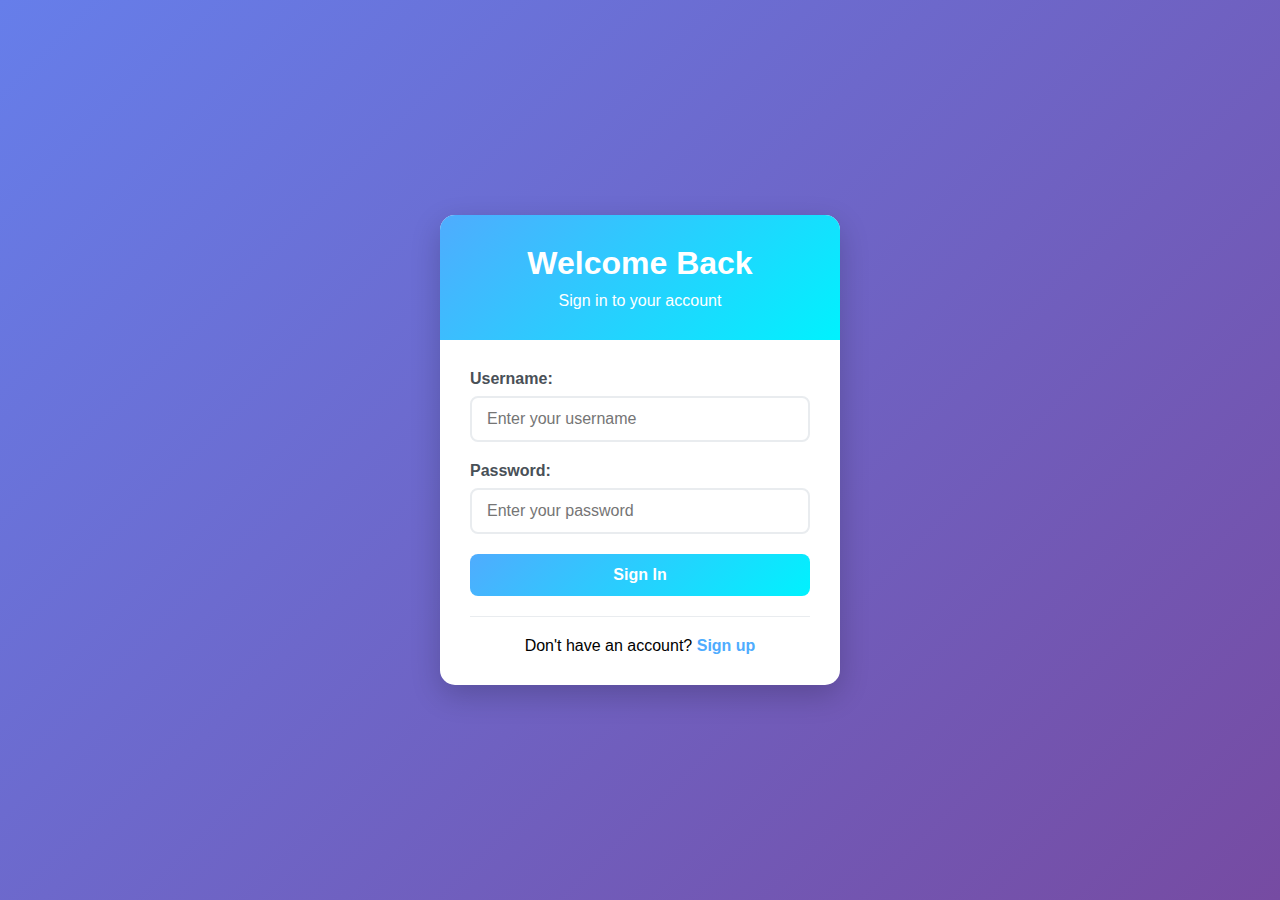
<file: Gif Manager/give/app/html/login.html>
<!DOCTYPE html>
<html lang="en">
<head>
    <meta charset="UTF-8">
    <meta name="viewport" content="width=device-width, initial-scale=1.0">
    <title>Login - GIF Manager</title>
    <style>
        * {
            margin: 0;
            padding: 0;
            box-sizing: border-box;
        }

        body {
            font-family: 'Segoe UI', Tahoma, Geneva, Verdana, sans-serif;
            background: linear-gradient(135deg, #667eea 0%, #764ba2 100%);
            min-height: 100vh;
            display: flex;
            align-items: center;
            justify-content: center;
            padding: 20px;
        }

        .auth-container {
            background: white;
            border-radius: 15px;
            box-shadow: 0 10px 30px rgba(0, 0, 0, 0.2);
            overflow: hidden;
            width: 100%;
            max-width: 400px;
        }

        .auth-header {
            background: linear-gradient(135deg, #4facfe 0%, #00f2fe 100%);
            color: white;
            padding: 30px;
            text-align: center;
        }

        .auth-header h1 {
            font-size: 2em;
            margin-bottom: 10px;
        }

        .auth-content {
            padding: 30px;
        }

        .form-group {
            margin-bottom: 20px;
        }

        .form-group label {
            display: block;
            margin-bottom: 8px;
            color: #495057;
            font-weight: 600;
        }

        .form-group input {
            width: 100%;
            padding: 12px 15px;
            border: 2px solid #e9ecef;
            border-radius: 8px;
            font-size: 1em;
            transition: border-color 0.3s ease;
        }

        .form-group input:focus {
            outline: none;
            border-color: #4facfe;
            box-shadow: 0 0 0 3px rgba(79, 172, 254, 0.1);
        }

        .btn {
            background: linear-gradient(135deg, #4facfe 0%, #00f2fe 100%);
            color: white;
            border: none;
            padding: 12px;
            border-radius: 8px;
            cursor: pointer;
            font-size: 1em;
            font-weight: 600;
            width: 100%;
            transition: all 0.3s ease;
        }

        .btn:hover {
            transform: translateY(-2px);
            box-shadow: 0 5px 15px rgba(79, 172, 254, 0.4);
        }

        .auth-footer {
            text-align: center;
            margin-top: 20px;
            padding-top: 20px;
            border-top: 1px solid #e9ecef;
        }

        .auth-footer a {
            color: #4facfe;
            text-decoration: none;
            font-weight: 600;
        }

        .auth-footer a:hover {
            text-decoration: underline;
        }

        .message {
            padding: 12px;
            border-radius: 8px;
            margin-bottom: 20px;
            text-align: center;
            display: none;
        }

        .success {
            background: #d4edda;
            color: #155724;
            border: 1px solid #c3e6cb;
        }

        .error {
            background: #f8d7da;
            color: #721c24;
            border: 1px solid #f5c6cb;
        }

        .loading {
            background: #fff3cd;
            color: #856404;
            border: 1px solid #ffeaa7;
        }
    </style>
</head>
<body>
    <div class="auth-container">
        <div class="auth-header">
            <h1>Welcome Back</h1>
            <p>Sign in to your account</p>
        </div>
        
        <div class="auth-content">
            <div id="message" class="message"></div>
            
            <form id="loginForm">
                <div class="form-group">
                    <label for="username">Username:</label>
                    <input type="text" id="username" name="username" required placeholder="Enter your username">
                </div>
                
                <div class="form-group">
                    <label for="password">Password:</label>
                    <input type="password" id="password" name="password" required placeholder="Enter your password">
                </div>
                
                <button type="submit" class="btn">Sign In</button>
            </form>
            
            <div class="auth-footer">
                Don't have an account? <a href="/register.html">Sign up</a>
            </div>
        </div>
    </div>

    <script>
        document.getElementById('loginForm').addEventListener('submit', async function(e) {
            e.preventDefault();
            
            const formData = {
                username: document.getElementById('username').value,
                password: document.getElementById('password').value
            };
            
            const messageEl = document.getElementById('message');
            messageEl.style.display = 'block';
            messageEl.className = 'message loading';
            messageEl.textContent = 'Signing in...';
            
            try {
                const response = await fetch('/api/login', {
                    method: 'POST',
                    headers: {
                        'Content-Type': 'application/json'
                    },
                    body: JSON.stringify(formData)
                });
                
                const data = await response.json();
                
                if (response.ok) {
                    messageEl.className = 'message success';
                    messageEl.textContent = 'Login successful!';
                    
                    localStorage.setItem('access_token', data.access_token);
                    
                    setTimeout(() => {
                        window.location.href = '/gif_manager.html';
                    }, 1000);
                    
                } else {
                    messageEl.className = 'message error';
                    messageEl.textContent = data.detail || 'Login failed';
                }
                
            } catch (error) {
                messageEl.className = 'message error';
                messageEl.textContent = 'Network error. Please try again.';
                console.error('Login error:', error);
            }
        });

        if (localStorage.getItem('access_token')) {
            window.location.href = '/gif_manager.html';
        }
    </script>
</body>
</html>
</file>
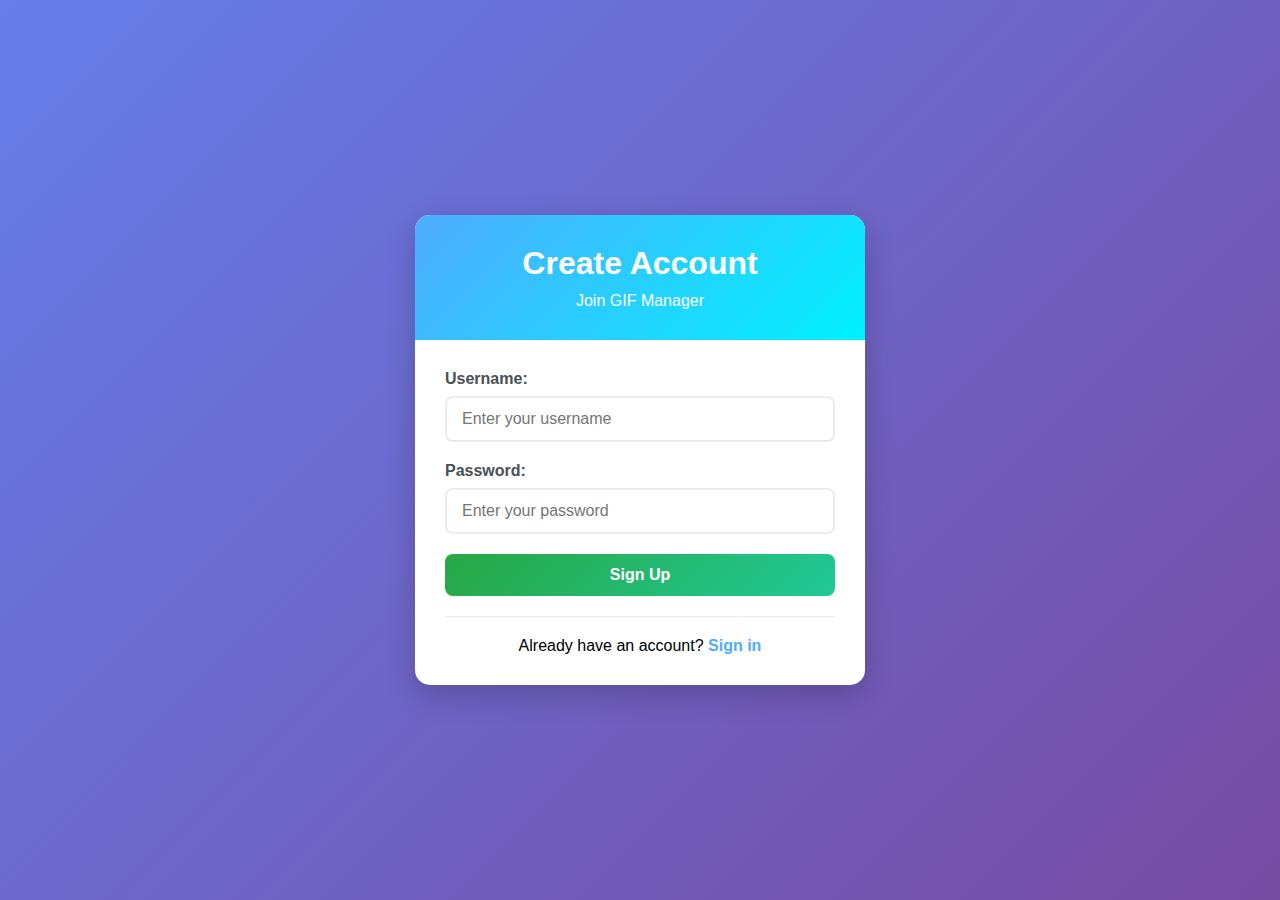
<file: Gif Manager/give/app/html/register.html>
<!DOCTYPE html>
<html lang="en">

<head>
    <meta charset="UTF-8">
    <meta name="viewport" content="width=device-width, initial-scale=1.0">
    <title>Register - GIF Manager</title>
    <style>
        * {
            margin: 0;
            padding: 0;
            box-sizing: border-box;
        }

        body {
            font-family: 'Segoe UI', Tahoma, Geneva, Verdana, sans-serif;
            background: linear-gradient(135deg, #667eea 0%, #764ba2 100%);
            min-height: 100vh;
            display: flex;
            align-items: center;
            justify-content: center;
            padding: 20px;
        }

        .auth-container {
            background: white;
            border-radius: 15px;
            box-shadow: 0 10px 30px rgba(0, 0, 0, 0.2);
            overflow: hidden;
            width: 100%;
            max-width: 450px;
        }

        .auth-header {
            background: linear-gradient(135deg, #4facfe 0%, #00f2fe 100%);
            color: white;
            padding: 30px;
            text-align: center;
        }

        .auth-header h1 {
            font-size: 2em;
            margin-bottom: 10px;
        }

        .auth-content {
            padding: 30px;
        }

        .form-group {
            margin-bottom: 20px;
        }

        .form-group label {
            display: block;
            margin-bottom: 8px;
            color: #495057;
            font-weight: 600;
        }

        .form-group input {
            width: 100%;
            padding: 12px 15px;
            border: 2px solid #e9ecef;
            border-radius: 8px;
            font-size: 1em;
            transition: border-color 0.3s ease;
        }

        .form-group input:focus {
            outline: none;
            border-color: #4facfe;
            box-shadow: 0 0 0 3px rgba(79, 172, 254, 0.1);
        }

        .password-strength {
            margin-top: 5px;
            font-size: 0.9em;
            color: #6c757d;
        }

        .btn {
            background: linear-gradient(135deg, #28a745 0%, #20c997 100%);
            color: white;
            border: none;
            padding: 12px;
            border-radius: 8px;
            cursor: pointer;
            font-size: 1em;
            font-weight: 600;
            width: 100%;
            transition: all 0.3s ease;
        }

        .btn:hover {
            transform: translateY(-2px);
            box-shadow: 0 5px 15px rgba(40, 167, 69, 0.4);
        }

        .auth-footer {
            text-align: center;
            margin-top: 20px;
            padding-top: 20px;
            border-top: 1px solid #e9ecef;
        }

        .auth-footer a {
            color: #4facfe;
            text-decoration: none;
            font-weight: 600;
        }

        .auth-footer a:hover {
            text-decoration: underline;
        }

        .message {
            padding: 12px;
            border-radius: 8px;
            margin-bottom: 20px;
            text-align: center;
            display: none;
        }

        .success {
            background: #d4edda;
            color: #155724;
            border: 1px solid #c3e6cb;
        }

        .error {
            background: #f8d7da;
            color: #721c24;
            border: 1px solid #f5c6cb;
        }

        .loading {
            background: #fff3cd;
            color: #856404;
            border: 1px solid #ffeaa7;
        }
    </style>
</head>

<body>
    <div class="auth-container">
        <div class="auth-header">
            <h1>Create Account</h1>
            <p>Join GIF Manager</p>
        </div>

        <div class="auth-content">
            <div id="message" class="message"></div>

            <form id="registerForm">
                <div class="form-group">
                    <label for="username">Username:</label>
                    <input type="text" id="username" name="username" required placeholder="Enter your username">
                </div>

                <div class="form-group">
                    <label for="password">Password:</label>
                    <input type="password" id="password" name="password" required placeholder="Enter your password"
                        minlength="6">
                </div>

                <button type="submit" class="btn">Sign Up</button>
            </form>

            <div class="auth-footer">
                Already have an account? <a href="/login.html">Sign in</a>
            </div>
        </div>
    </div>

    <script>
        document.getElementById('registerForm').addEventListener('submit', async function (e) {
            e.preventDefault();

            const password = document.getElementById('password').value;

            const formData = {
                username: document.getElementById('username').value,
                password: password
            };

            const messageEl = document.getElementById('message');
            messageEl.style.display = 'block';
            messageEl.className = 'message loading';
            messageEl.textContent = 'Creating account...';

            try {
                const response = await fetch('/api/register', {
                    method: 'POST',
                    headers: {
                        'Content-Type': 'application/json'
                    },
                    body: JSON.stringify(formData)
                });

                const data = await response.json();

                if (response.ok) {
                    messageEl.className = 'message success';
                    messageEl.textContent = 'Registration successful!';

                    setTimeout(() => {
                        window.location.href = '/login.html';
                    }, 1500);

                } else {
                    messageEl.className = 'message error';
                    messageEl.textContent = data.detail || 'Registration failed';
                }

            } catch (error) {
                messageEl.className = 'message error';
                messageEl.textContent = 'Network error. Please try again.';
                console.error('Registration error:', error);
            }
        });

        if (localStorage.getItem('access_token')) {
            window.location.href = '/gif_manager.html';
        }
    </script>
</body>

</html>
</file>
